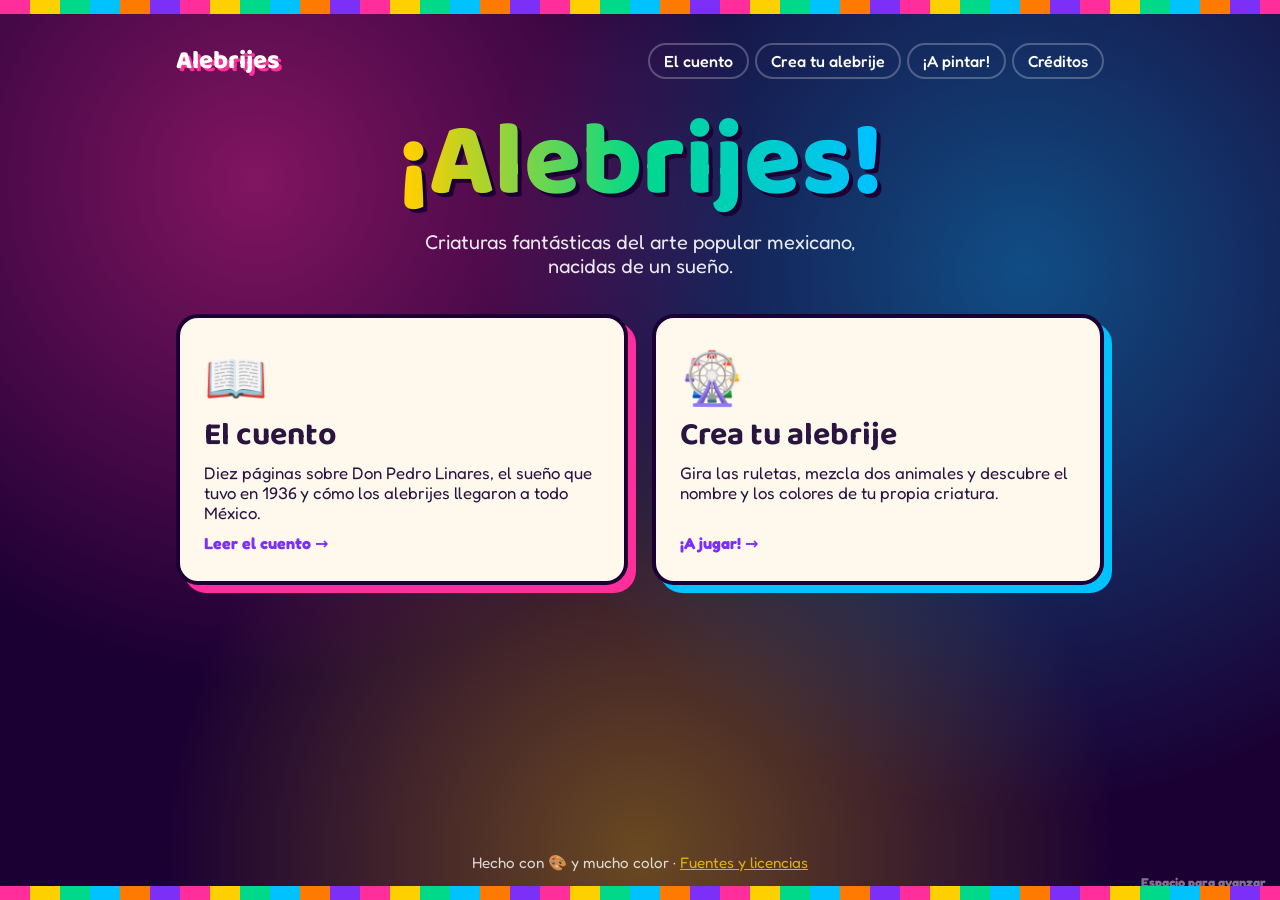
<file: index.html>
<!DOCTYPE html>
<html lang="es">
<head>
  <meta charset="UTF-8" />
  <meta name="viewport" content="width=device-width, initial-scale=1.0" />
  <title>Alebrijes</title>
  <meta name="description" content="Descubre la historia de los alebrijes e inventa el tuyo mezclando animales." />
  <link rel="preconnect" href="https://fonts.googleapis.com" />
  <link rel="preconnect" href="https://fonts.gstatic.com" crossorigin />
  <link href="https://fonts.googleapis.com/css2?family=Fredoka:wght@400;500;700&family=Baloo+2:wght@600;800&display=swap" rel="stylesheet" />
  <link rel="icon" href="data:image/svg+xml,<svg xmlns=%22http://www.w3.org/2000/svg%22 viewBox=%220 0 100 100%22><text y=%22.9em%22 font-size=%2290%22>🐉</text></svg>" />
  <link rel="stylesheet" href="css/sitio.css?v=12" />
</head>
<body>
  <div class="wrap">
    <nav class="nav" aria-label="Principal">
      <a class="logo" href="index.html">Alebrijes</a>
      <ul>
        <li><a href="cuento.html">El cuento</a></li>
        <li><a href="crear.html">Crea tu alebrije</a></li>
        <li><a href="pintar.html">¡A pintar!</a></li>
        <li><a href="creditos.html">Créditos</a></li>
      </ul>
    </nav>

    <header class="hero">
      <h1>¡Alebrijes!</h1>
      <p>Criaturas fantásticas del arte popular mexicano, nacidas de un sueño.</p>
    </header>

    <main class="tarjetas">
      <a class="tarjeta" href="cuento.html" style="--c: var(--pink)">
        <span class="icono" aria-hidden="true">📖</span>
        <h2>El cuento</h2>
        <p>Diez páginas sobre Don Pedro Linares, el sueño que tuvo en 1936 y cómo los alebrijes llegaron a todo México.</p>
        <span class="ir">Leer el cuento →</span>
      </a>
      <a class="tarjeta" href="crear.html" style="--c: var(--blue)">
        <span class="icono" aria-hidden="true">🎡</span>
        <h2>Crea tu alebrije</h2>
        <p>Gira las ruletas, mezcla dos animales y descubre el nombre y los colores de tu propia criatura.</p>
        <span class="ir">¡A jugar! →</span>
      </a>
    </main>
  </div>
  <footer class="pie">Hecho con 🎨 y mucho color · <a href="creditos.html">Fuentes y licencias</a></footer>
  <p class="pista" aria-hidden="true">␣ Espacio para avanzar</p>
  <script type="module">
    import { alAvanzar, precargar } from "./js/presentacion.js?v=12";
    alAvanzar(() => { location.href = "cuento.html#1"; });
    // el cuento se descarga mientras se presenta la portada
    precargar([1, 2, 3, 4, 5, 6, 7, 9].map((n) => `assets/cuento/pagina-0${n}.png`)
      .concat(["assets/fotos/tallado-arrazola.jpg", "assets/fotos/alebrijes-monumentales.jpg"]));
  </script>
</body>
</html>
</file>
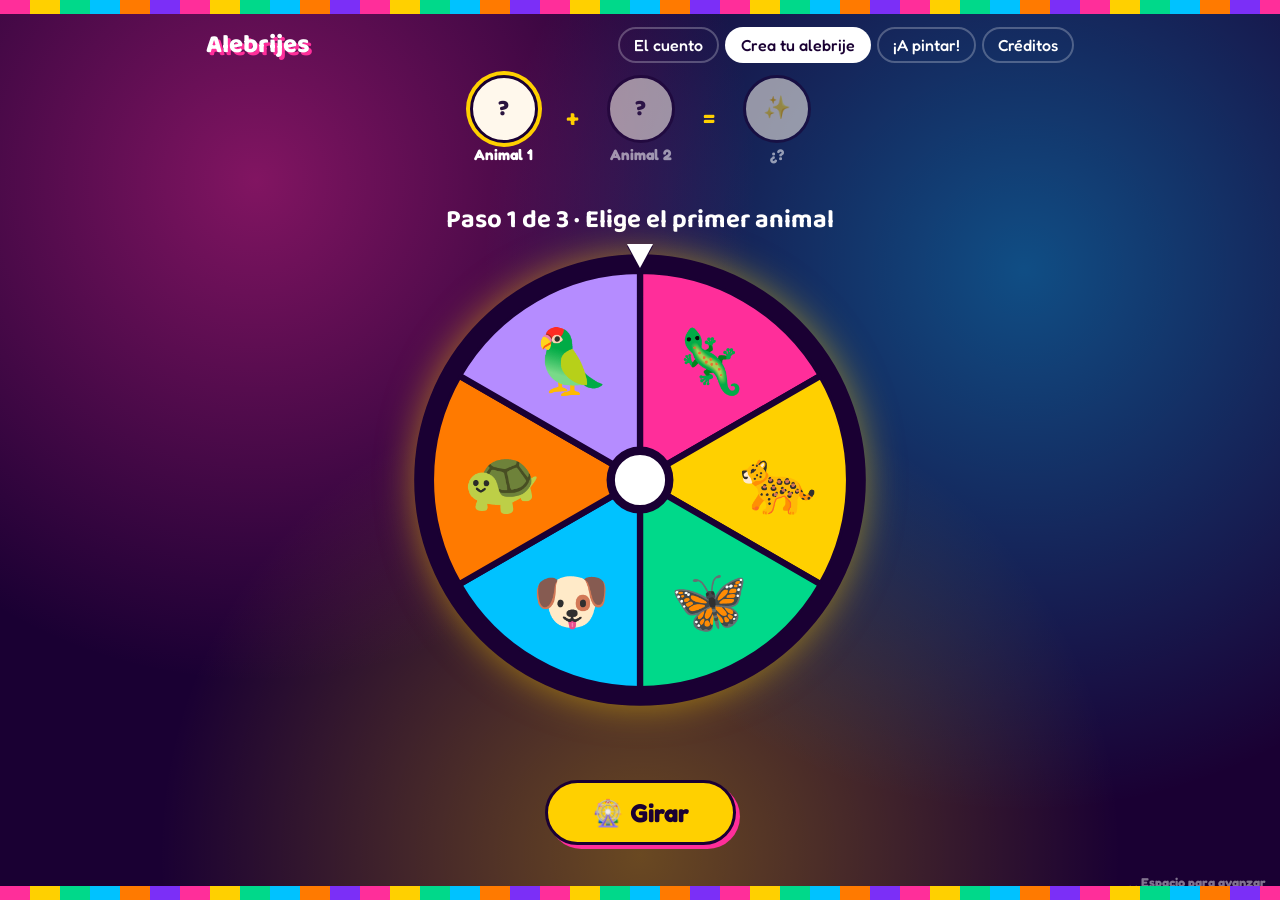
<file: crear.html>
<!DOCTYPE html>
<html lang="es">
<head>
  <meta charset="UTF-8" />
  <meta name="viewport" content="width=device-width, initial-scale=1.0" />
  <title>Crea tu alebrije · Alebrijes</title>
  <meta name="description" content="Gira las ruletas y mezcla dos animales para crear tu alebrije." />
  <link rel="preconnect" href="https://fonts.googleapis.com" />
  <link rel="preconnect" href="https://fonts.gstatic.com" crossorigin />
  <link href="https://fonts.googleapis.com/css2?family=Fredoka:wght@400;500;700&family=Baloo+2:wght@600;800&display=swap" rel="stylesheet" />
  <link rel="icon" href="data:image/svg+xml,<svg xmlns=%22http://www.w3.org/2000/svg%22 viewBox=%220 0 100 100%22><text y=%22.9em%22 font-size=%2290%22>🐉</text></svg>" />
  <link rel="stylesheet" href="css/sitio.css?v=12" />
</head>
<body class="juego">
  <div class="wrap">
    <nav class="nav" aria-label="Principal">
      <a class="logo" href="index.html">Alebrijes</a>
      <ul>
        <li><a href="cuento.html">El cuento</a></li>
        <li><a href="crear.html" aria-current="page">Crea tu alebrije</a></li>
        <li><a href="pintar.html">¡A pintar!</a></li>
        <li><a href="creditos.html">Créditos</a></li>
      </ul>
    </nav>

    <ol class="progreso" aria-label="Tu alebrije hasta ahora">
      <li class="ficha" id="ficha-a"><span class="ficha-img">?</span><span class="ficha-txt">Animal 1</span></li>
      <li class="signo" aria-hidden="true">+</li>
      <li class="ficha" id="ficha-b"><span class="ficha-img">?</span><span class="ficha-txt">Animal 2</span></li>
      <li class="signo" aria-hidden="true">=</li>
      <li class="ficha" id="ficha-nombre"><span class="ficha-img">✨</span><span class="ficha-txt">¿?</span></li>
    </ol>

    <main class="escenario" id="escenario">
      <h2 class="titulo-paso" id="titulo-paso"></h2>
      <div class="ruedas">
        <div class="ruleta" id="ruleta-a"><div class="medalla" id="medalla-a" hidden><img alt="" /></div></div>
        <span class="signo-duo" aria-hidden="true">+</span>
        <div class="ruleta" id="ruleta-b" hidden><div class="medalla" id="medalla-b" hidden><img alt="" /></div></div>
        <div class="ruleta" id="ruleta-color" hidden></div>
      </div>
      <p class="nombre-revelado" id="nombre-revelado" aria-live="polite" hidden></p>
      <p class="ruleta-elegido" id="elegido" aria-live="polite"></p>
      <button class="btn grande" id="accion" type="button"></button>
    </main>
  </div>

  <dialog class="pop" id="pop-alebrije" aria-labelledby="alebrije-titulo">
    <div class="pop-tarjeta">
      <div class="picado" aria-hidden="true"></div>
      <h2 class="pop-nombre chico" id="alebrije-titulo"></h2>
      <canvas class="lienzo" id="lienzo-mezcla" width="1024" height="1024" role="img"></canvas>
      <div class="acciones">
        <button class="btn grande" id="otra-vez" type="button">🔄 Hacer otro alebrije</button>
        <button class="btn secundario" id="descargar" type="button">⬇️ Guardar</button>
      </div>
    </div>
  </dialog>

  <p class="pista" aria-hidden="true">␣ Espacio para avanzar</p>
  <canvas class="confeti" id="confeti" aria-hidden="true"></canvas>

  <script type="module" src="js/crear.js?v=12"></script>
</body>
</html>
</file>
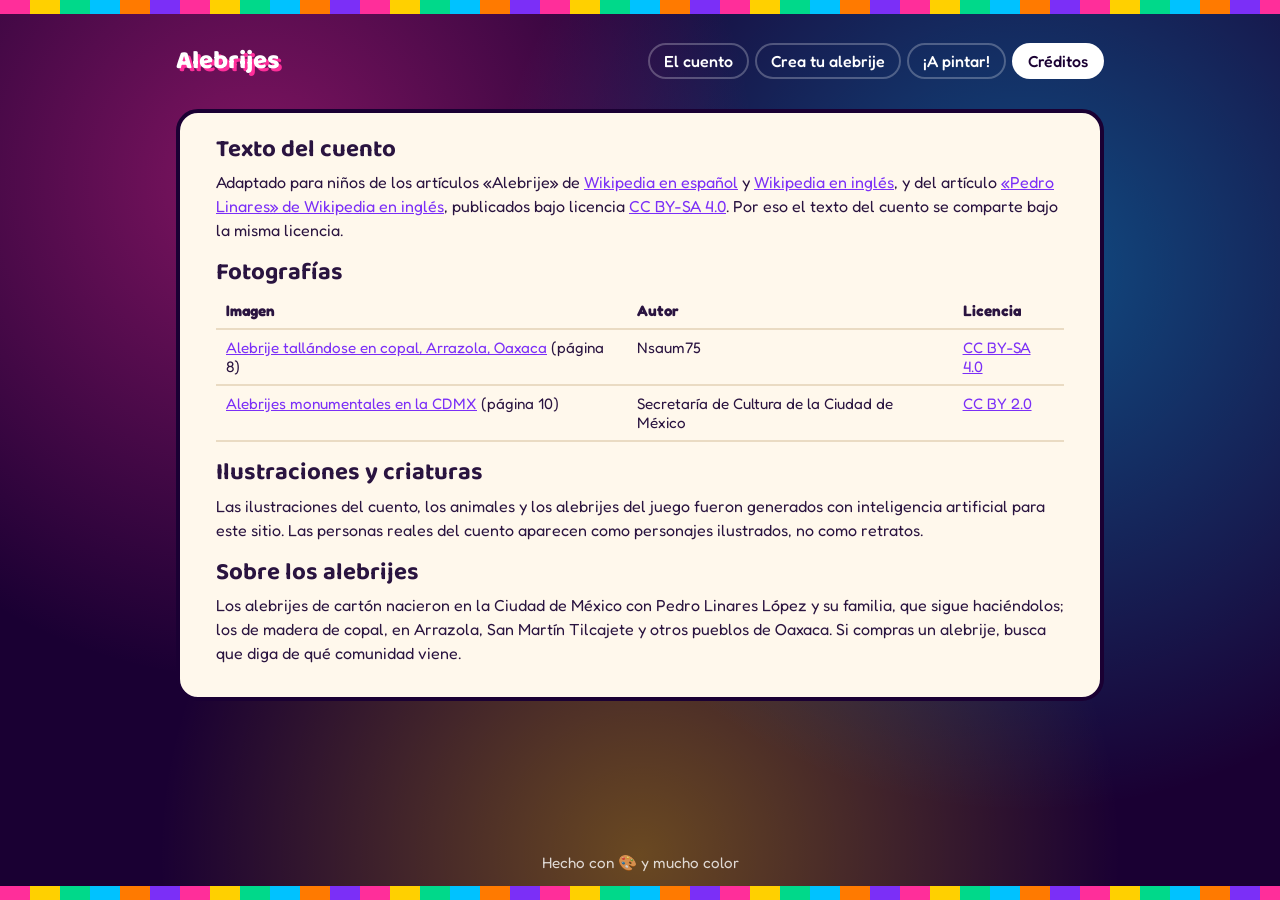
<file: creditos.html>
<!DOCTYPE html>
<html lang="es">
<head>
  <meta charset="UTF-8" />
  <meta name="viewport" content="width=device-width, initial-scale=1.0" />
  <title>Créditos · Alebrijes</title>
  <meta name="description" content="Fuentes, imágenes y licencias del sitio Alebrijes." />
  <link rel="preconnect" href="https://fonts.googleapis.com" />
  <link rel="preconnect" href="https://fonts.gstatic.com" crossorigin />
  <link href="https://fonts.googleapis.com/css2?family=Fredoka:wght@400;500;700&family=Baloo+2:wght@600;800&display=swap" rel="stylesheet" />
  <link rel="icon" href="data:image/svg+xml,<svg xmlns=%22http://www.w3.org/2000/svg%22 viewBox=%220 0 100 100%22><text y=%22.9em%22 font-size=%2290%22>🐉</text></svg>" />
  <link rel="stylesheet" href="css/sitio.css?v=12" />
</head>
<body>
  <div class="wrap">
    <nav class="nav" aria-label="Principal">
      <a class="logo" href="index.html">Alebrijes</a>
      <ul>
        <li><a href="cuento.html">El cuento</a></li>
        <li><a href="crear.html">Crea tu alebrije</a></li>
        <li><a href="pintar.html">¡A pintar!</a></li>
        <li><a href="creditos.html" aria-current="page">Créditos</a></li>
      </ul>
    </nav>

    <main class="creditos">
      <h2>Texto del cuento</h2>
      <p>
        Adaptado para niños de los artículos «Alebrije» de
        <a href="https://es.wikipedia.org/wiki/Alebrije">Wikipedia en español</a> y
        <a href="https://en.wikipedia.org/wiki/Alebrije">Wikipedia en inglés</a>, y del artículo
        <a href="https://en.wikipedia.org/wiki/Pedro_Linares">«Pedro Linares» de Wikipedia en inglés</a>,
        publicados bajo licencia <a href="https://creativecommons.org/licenses/by-sa/4.0/deed.es">CC BY-SA 4.0</a>.
        Por eso el texto del cuento se comparte bajo la misma licencia.
      </p>

      <h2>Fotografías</h2>
      <table>
        <thead><tr><th>Imagen</th><th>Autor</th><th>Licencia</th></tr></thead>
        <tbody>
          <tr>
            <td><a href="https://commons.wikimedia.org/wiki/File:Alebrije_Carving_in_Arrazola.jpg">Alebrije tallándose en copal, Arrazola, Oaxaca</a> (página 8)</td>
            <td>Nsaum75</td>
            <td><a href="https://creativecommons.org/licenses/by-sa/4.0/deed.es">CC BY-SA 4.0</a></td>
          </tr>
          <tr>
            <td><a href="https://commons.wikimedia.org/wiki/File:Alebrijes_monumentales_en_la_CDMX.jpg">Alebrijes monumentales en la CDMX</a> (página 10)</td>
            <td>Secretaría de Cultura de la Ciudad de México</td>
            <td><a href="https://creativecommons.org/licenses/by/2.0/deed.es">CC BY 2.0</a></td>
          </tr>
        </tbody>
      </table>

      <h2>Ilustraciones y criaturas</h2>
      <p>
        Las ilustraciones del cuento, los animales y los alebrijes del juego fueron generados con inteligencia artificial
        para este sitio. Las personas reales del cuento aparecen como personajes ilustrados, no como retratos.
      </p>

      <h2>Sobre los alebrijes</h2>
      <p>
        Los alebrijes de cartón nacieron en la Ciudad de México con Pedro Linares López y su familia, que sigue
        haciéndolos; los de madera de copal, en Arrazola, San Martín Tilcajete y otros pueblos de Oaxaca.
        Si compras un alebrije, busca que diga de qué comunidad viene.
      </p>
    </main>
  </div>
  <footer class="pie">Hecho con 🎨 y mucho color</footer>
</body>
</html>
</file>
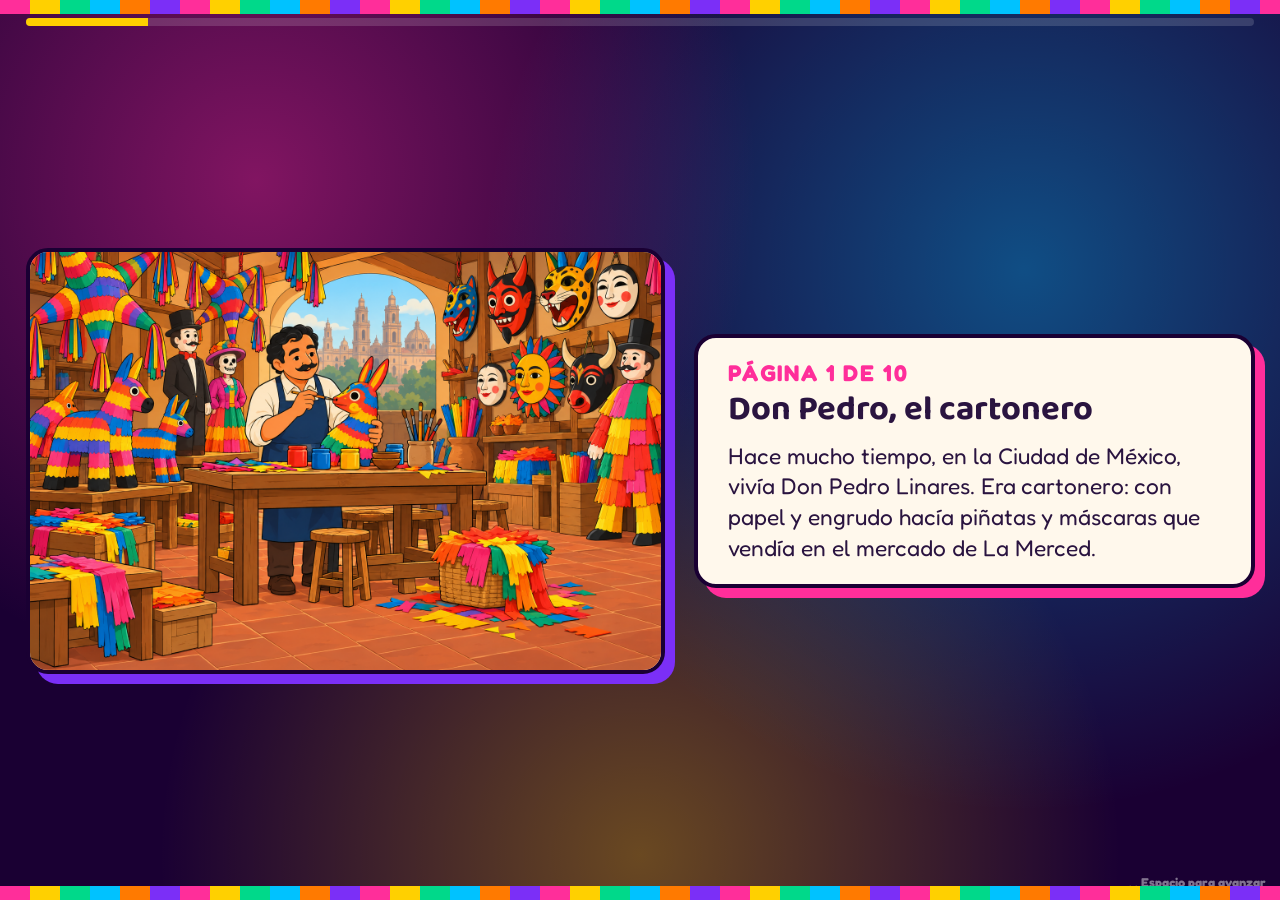
<file: cuento.html>
<!DOCTYPE html>
<html lang="es">
<head>
  <meta charset="UTF-8" />
  <meta name="viewport" content="width=device-width, initial-scale=1.0" />
  <title>El cuento · Alebrijes</title>
  <meta name="description" content="La historia de los alebrijes contada en diez páginas." />
  <link rel="preconnect" href="https://fonts.googleapis.com" />
  <link rel="preconnect" href="https://fonts.gstatic.com" crossorigin />
  <link href="https://fonts.googleapis.com/css2?family=Fredoka:wght@400;500;700&family=Baloo+2:wght@600;800&display=swap" rel="stylesheet" />
  <link rel="icon" href="data:image/svg+xml,<svg xmlns=%22http://www.w3.org/2000/svg%22 viewBox=%220 0 100 100%22><text y=%22.9em%22 font-size=%2290%22>🐉</text></svg>" />
  <link rel="stylesheet" href="css/sitio.css?v=12" />
</head>
<body class="cuento">
  <main class="escena">
    <div class="avance" role="progressbar" aria-label="Página del cuento" aria-valuemin="1" aria-valuemax="10"><span id="avance"></span></div>
    <article class="libro" id="libro" aria-live="polite"></article>
  </main>
  <p class="pista" aria-hidden="true">␣ Espacio para avanzar</p>
  <script type="module" src="js/cuento.js?v=12"></script>
</body>
</html>
</file>
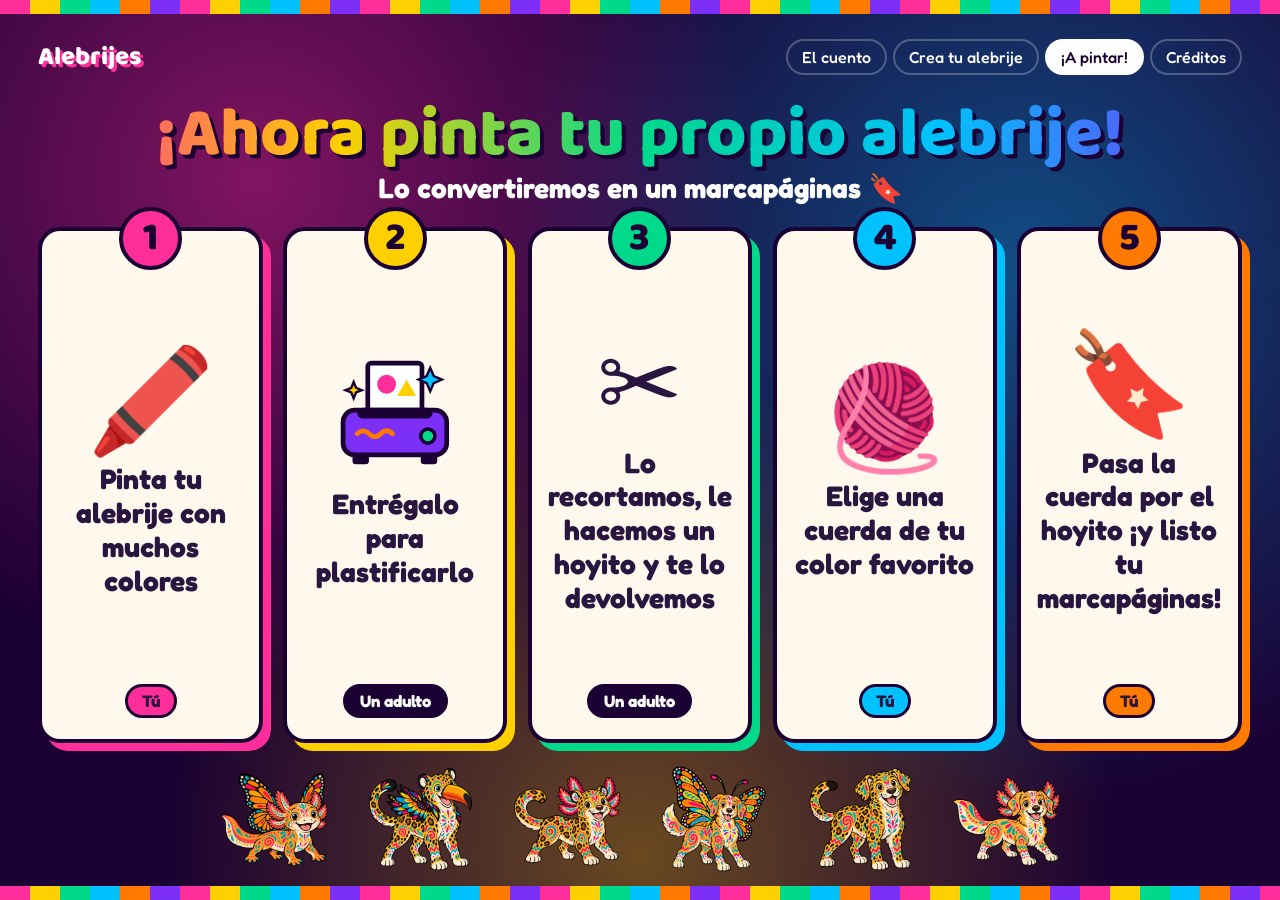
<file: pintar.html>
<!DOCTYPE html>
<html lang="es">
<head>
  <meta charset="UTF-8" />
  <meta name="viewport" content="width=device-width, initial-scale=1.0" />
  <title>¡A pintar! · Alebrijes</title>
  <meta name="description" content="Pinta tu propio alebrije y conviértelo en un marcapáginas." />
  <link rel="preconnect" href="https://fonts.googleapis.com" />
  <link rel="preconnect" href="https://fonts.gstatic.com" crossorigin />
  <link href="https://fonts.googleapis.com/css2?family=Fredoka:wght@400;500;700&family=Baloo+2:wght@600;800&display=swap" rel="stylesheet" />
  <link rel="icon" href="data:image/svg+xml,<svg xmlns=%22http://www.w3.org/2000/svg%22 viewBox=%220 0 100 100%22><text y=%22.9em%22 font-size=%2290%22>🐉</text></svg>" />
  <link rel="stylesheet" href="css/sitio.css?v=12" />
</head>
<body class="taller">
  <div class="wrap">
    <nav class="nav" aria-label="Principal">
      <a class="logo" href="index.html">Alebrijes</a>
      <ul>
        <li><a href="cuento.html">El cuento</a></li>
        <li><a href="crear.html">Crea tu alebrije</a></li>
        <li><a href="pintar.html" aria-current="page">¡A pintar!</a></li>
        <li><a href="creditos.html">Créditos</a></li>
      </ul>
    </nav>

    <header class="taller-titulo">
      <h1>¡Ahora pinta tu propio alebrije!</h1>
      <p>Lo convertiremos en un marcapáginas 🔖</p>
    </header>

    <ol class="pasos">
      <li class="paso" style="--c: var(--pink)">
        <span class="paso-num">1</span>
        <span class="paso-icono" aria-hidden="true">🖍️</span>
        <p>Pinta tu alebrije con muchos colores</p>
        <span class="quien">Tú</span>
      </li>
      <li class="paso" style="--c: var(--yellow)">
        <span class="paso-num">2</span>
        <span class="paso-icono" aria-hidden="true">
          <!-- plastificadora: la hoja entra por la ranura y sale brillante -->
          <svg viewBox="0 0 100 100">
            <rect x="27" y="6" width="46" height="46" rx="3" fill="#fff" stroke="#1a0033" stroke-width="4" />
            <circle cx="43" cy="24" r="8" fill="#ff2e9a" />
            <path d="M52 34 l8 -14 l8 14 z" fill="#ffd000" />
            <path d="M80 10 l3 7 l7 3 l-7 3 l-3 7 l-3 -7 l-7 -3 l7 -3 z" fill="#00c2ff" stroke="#1a0033" stroke-width="2" />
            <path d="M15 22 l2 5 l5 2 l-5 2 l-2 5 l-2 -5 l-5 -2 l5 -2 z" fill="#ffd000" stroke="#1a0033" stroke-width="2" />
            <rect x="6" y="46" width="88" height="38" rx="10" fill="#7b2ff7" stroke="#1a0033" stroke-width="4" />
            <rect x="18" y="44" width="64" height="9" rx="4.5" fill="#1a0033" />
            <path d="M18 66 q5 -5 10 0 t10 0 t10 0" fill="none" stroke="#ff7a00" stroke-width="4" stroke-linecap="round" />
            <circle cx="78" cy="68" r="6" fill="#00d98a" stroke="#1a0033" stroke-width="3" />
            <rect x="14" y="84" width="14" height="8" rx="3" fill="#1a0033" />
            <rect x="72" y="84" width="14" height="8" rx="3" fill="#1a0033" />
          </svg>
        </span>
        <p>Entrégalo para plastificarlo</p>
        <span class="quien adulto">Un adulto</span>
      </li>
      <li class="paso" style="--c: var(--green)">
        <span class="paso-num">3</span>
        <span class="paso-icono" aria-hidden="true">✂️</span>
        <p>Lo recortamos, le hacemos un hoyito y te lo devolvemos</p>
        <span class="quien adulto">Un adulto</span>
      </li>
      <li class="paso" style="--c: var(--blue)">
        <span class="paso-num">4</span>
        <span class="paso-icono" aria-hidden="true">🧶</span>
        <p>Elige una cuerda de tu color favorito</p>
        <span class="quien">Tú</span>
      </li>
      <li class="paso" style="--c: var(--orange)">
        <span class="paso-num">5</span>
        <span class="paso-icono" aria-hidden="true">🔖</span>
        <p>Pasa la cuerda por el hoyito ¡y listo tu marcapáginas!</p>
        <span class="quien">Tú</span>
      </li>
    </ol>

    <div class="desfile" id="desfile" aria-hidden="true"></div>
  </div>

  <script type="module">
    import { alAvanzar } from "./js/presentacion.js?v=12";
    // pantalla fija: el espacio no hace nada, ← vuelve al juego
    alAvanzar(() => {}, () => { location.href = "crear.html"; });

    // queda puesta toda la actividad: que el computador no apague la pantalla
    let candado = null;
    async function mantenerEncendida() {
      try { candado = await navigator.wakeLock?.request("screen"); } catch { /* sin permiso o sin soporte */ }
    }
    const reintentar = () => { if (!candado || candado.released) mantenerEncendida(); };
    document.addEventListener("visibilitychange", () => { if (document.visibilityState === "visible") reintentar(); });
    // algunos navegadores lo piden tras una tecla o un clic
    addEventListener("keydown", reintentar);
    addEventListener("pointerdown", reintentar);
    mantenerEncendida();

    // seis alebrijes distintos al azar, de las mezclas del juego
    const { animales } = await fetch("assets/manifest.json").then((r) => r.json());
    const parejas = animales.flatMap((a, i) => animales.slice(i + 1).map((b) => [a.slug, b.slug].sort().join("-")));
    for (let i = parejas.length - 1; i > 0; i--) {
      const j = Math.floor(Math.random() * (i + 1));
      [parejas[i], parejas[j]] = [parejas[j], parejas[i]];
    }
    for (const pareja of parejas.slice(0, 6)) {
      const img = new Image();
      img.alt = "";
      img.src = `assets/mezclas/${pareja}.png`;
      document.getElementById("desfile").append(img);
    }
  </script>
</body>
</html>
</file>
<file: css/sitio.css>
:root {
  --pink: #ff2e9a;
  --purple: #7b2ff7;
  --blue: #00c2ff;
  --green: #00d98a;
  --yellow: #ffd000;
  --orange: #ff7a00;
  --ink: #1a0033;
  --paper: #fff8ec;
  --paper-ink: #2a1440;
  --radius: 22px;
}

* { box-sizing: border-box; margin: 0; padding: 0; }

body {
  min-height: 100vh;
  font-family: "Fredoka", system-ui, sans-serif;
  color: #fff;
  background:
    radial-gradient(circle at 20% 20%, rgba(255, 46, 154, 0.45), transparent 40%),
    radial-gradient(circle at 80% 30%, rgba(0, 194, 255, 0.4), transparent 45%),
    radial-gradient(circle at 50% 95%, rgba(255, 208, 0, 0.35), transparent 45%),
    var(--ink);
  background-attachment: fixed;
  overflow-x: hidden;
  display: flex;
  flex-direction: column;
}

/* Cenefa zigzag de colores arriba y abajo */
body::before,
body::after {
  content: "";
  position: fixed;
  left: 0;
  width: 100%;
  height: 14px;
  background: repeating-linear-gradient(
    90deg,
    var(--pink) 0 30px, var(--yellow) 30px 60px, var(--green) 60px 90px,
    var(--blue) 90px 120px, var(--orange) 120px 150px, var(--purple) 150px 180px
  );
  z-index: 10;
}
body::before { top: 0; }
body::after { bottom: 0; }

h1, h2, h3 { font-family: "Baloo 2", "Fredoka", sans-serif; line-height: 1.05; }

a { color: var(--yellow); }

.wrap {
  width: 100%;
  max-width: 960px;
  margin: 0 auto;
  padding: 40px 16px 48px;
  flex: 1;
}

/* Navegación */
.nav {
  display: flex;
  flex-wrap: wrap;
  gap: 8px 16px;
  align-items: center;
  justify-content: space-between;
  margin-bottom: 28px;
}
.nav .logo {
  font-family: "Baloo 2", sans-serif;
  font-weight: 800;
  font-size: 1.6rem;
  color: #fff;
  text-decoration: none;
  text-shadow: 3px 3px 0 var(--pink);
}
.nav ul { list-style: none; display: flex; flex-wrap: wrap; gap: 6px; }
.nav li a {
  display: inline-block;
  padding: 6px 14px;
  border-radius: 999px;
  color: #fff;
  text-decoration: none;
  font-weight: 500;
  border: 2px solid rgba(255, 255, 255, 0.25);
}
.nav li a:hover, .nav li a[aria-current="page"] { background: #fff; color: var(--ink); }

/* Botones */
.btn {
  display: inline-flex;
  align-items: center;
  justify-content: center;
  gap: 8px;
  font: 700 1.1rem "Fredoka", sans-serif;
  padding: 12px 24px;
  border-radius: 999px;
  border: 3px solid var(--ink);
  background: var(--yellow);
  color: var(--ink);
  text-decoration: none;
  cursor: pointer;
  box-shadow: 4px 4px 0 var(--pink);
  transition: transform 0.12s ease, box-shadow 0.12s ease;
}
.btn:hover { transform: translate(-2px, -2px); box-shadow: 6px 6px 0 var(--pink); }
.btn:active { transform: translate(2px, 2px); box-shadow: 1px 1px 0 var(--pink); }
.btn:disabled { opacity: 0.4; cursor: not-allowed; transform: none; box-shadow: 4px 4px 0 var(--pink); }
.btn.secundario { background: #fff; box-shadow: 4px 4px 0 var(--blue); }
.btn:focus-visible, .nav a:focus-visible { outline: 3px solid var(--green); outline-offset: 3px; }

/* Portada */
.hero { text-align: center; margin: 12px 0 36px; }
.hero h1 {
  font-size: clamp(3rem, 12vw, 6.5rem);
  font-weight: 800;
  background: linear-gradient(90deg, var(--pink), var(--yellow), var(--green), var(--blue), var(--purple));
  -webkit-background-clip: text;
  background-clip: text;
  color: transparent;
  filter: drop-shadow(4px 4px 0 var(--ink));
}
.hero p { font-size: 1.25rem; max-width: 36ch; margin: 12px auto 0; opacity: 0.9; }

.tarjetas { display: grid; grid-template-columns: repeat(auto-fit, minmax(260px, 1fr)); gap: 24px; }
.tarjeta {
  display: flex;
  flex-direction: column;
  gap: 10px;
  padding: 28px 24px;
  border-radius: var(--radius);
  background: var(--paper);
  color: var(--paper-ink);
  text-decoration: none;
  border: 4px solid var(--ink);
  box-shadow: 8px 8px 0 var(--c, var(--pink));
  transition: transform 0.15s ease, box-shadow 0.15s ease;
}
.tarjeta:hover { transform: translate(-3px, -3px) rotate(-0.6deg); box-shadow: 11px 11px 0 var(--c, var(--pink)); }
.tarjeta .icono { font-size: 3.2rem; }
.tarjeta h2 { font-size: 2rem; }
.tarjeta p { font-size: 1.05rem; }
.tarjeta .ir { margin-top: auto; font-weight: 700; color: var(--purple); }

.pie { text-align: center; padding: 8px 16px 28px; font-size: 0.95rem; opacity: 0.8; }

/* Marcador para imágenes que todavía no existen */
.pendiente {
  display: grid;
  place-items: center;
  text-align: center;
  color: var(--paper-ink);
  font-weight: 700;
  background:
    radial-gradient(circle, rgba(255, 255, 255, 0.55) 18%, transparent 19%) 0 0 / 28px 28px,
    linear-gradient(135deg, var(--yellow), var(--pink) 50%, var(--blue));
}
.pendiente span { background: var(--paper); padding: 8px 16px; border-radius: 999px; border: 3px solid var(--ink); }

/* Cuento: la imagen manda, todo en una pantalla */
body.cuento { height: 100dvh; overflow: hidden; }
.escena { height: 100%; display: flex; flex-direction: column; gap: clamp(8px, 1.6dvh, 16px); padding: clamp(10px, 2dvh, 22px) clamp(10px, 2vw, 26px); }
.avance { flex: none; height: 8px; border-radius: 999px; background: rgba(255, 255, 255, 0.15); overflow: hidden; }
.avance span { display: block; height: 100%; background: var(--yellow); transition: width 0.4s ease; }
/* contenedor de tamaño: las medidas de adentro (cqw/cqh) son relativas al espacio libre */
.libro { flex: 1; min-height: 0; container-type: size; }
.pagina { height: 100%; display: flex; flex-direction: column; align-items: center; justify-content: center; gap: 2.4cqh; }
.libro .lamina {
  position: relative;
  flex: none;
  /* apilado: imagen arriba (40% del alto), texto abajo */
  width: min(100cqw - 14px, 58cqh);
  aspect-ratio: 3 / 2;
  background: #f1e4cf;
  border-radius: var(--radius);
  border: 4px solid var(--ink);
  box-shadow: 10px 10px 0 var(--purple);
  overflow: hidden;
}
.libro .lamina img, .libro .lamina .pendiente { width: 100%; height: 100%; object-fit: cover; display: block; }
.libro .lamina.foto img { object-fit: contain; background: var(--ink); }
.libro .credito {
  position: absolute;
  right: 8px;
  bottom: 8px;
  max-width: 80%;
  font-size: 0.75rem;
  padding: 3px 10px;
  border-radius: 999px;
  background: rgba(26, 0, 51, 0.75);
  color: #fff;
}
.libro .texto {
  flex: 1 1 auto;
  min-height: 0;
  width: min(100cqw - 14px, 58cqh);
  overflow: auto;
  padding: clamp(10px, 2.4cqh, 30px) clamp(14px, 2.4cqw, 34px);
  background: var(--paper);
  color: var(--paper-ink);
  border-radius: var(--radius);
  border: 4px solid var(--ink);
  box-shadow: 10px 10px 0 var(--pink);
}
.libro .num { font-weight: 700; color: var(--pink); letter-spacing: 0.08em; text-transform: uppercase; font-size: clamp(0.75rem, 1.8cqh, 1.1rem); }
.libro h2 { font-size: clamp(1.3rem, min(4.4cqh, 4.4cqw), 3rem); line-height: 1.1; margin: 2px 0 0.35em; }
.libro .texto p { font-size: clamp(1rem, min(2.6cqh, 3.4cqw), 2rem); line-height: 1.35; }
.libro .texto p + p { margin-top: 0.55em; }

/* Pantalla ancha (proyector 16:9 o 4:3): imagen a la izquierda, texto a la derecha */
@container (min-aspect-ratio: 5 / 4) {
  .pagina { flex-direction: row; gap: 2.4cqw; }
  /* imagen y texto mitad y mitad */
  .libro .lamina { width: min(150cqh - 21px, 52cqw); }
  .libro .texto { flex: 1 1 0; width: auto; max-height: calc(100% - 14px); }
  .libro h2 { font-size: clamp(1.3rem, min(5cqh, 2.8cqw), 3.4rem); }
  .libro .texto p { font-size: clamp(1rem, min(3.3cqh, 1.85cqw), 2.3rem); }
}

.entrar { animation: entrar 0.45s ease both; }
@keyframes entrar { from { opacity: 0; transform: translateY(14px) rotate(-0.5deg); } }

/* Creador: una ruleta a la vez, todo en una pantalla */
body.juego { height: 100dvh; overflow: hidden; }
body.juego .wrap { height: 100%; display: flex; flex-direction: column; padding: 24px 16px 20px; max-width: 900px; }
body.juego .nav { margin-bottom: 10px; }

.progreso {
  list-style: none;
  display: flex;
  align-items: center;
  justify-content: center;
  gap: clamp(4px, 2vw, 14px);
  margin-bottom: 8px;
}
.progreso .signo { font: 800 1.5rem "Baloo 2", sans-serif; color: var(--yellow); }
.ficha { display: flex; flex-direction: column; align-items: center; gap: 2px; width: clamp(64px, 18vw, 96px); opacity: 0.55; transition: opacity 0.3s ease; }
.ficha.actual, .ficha:has(img) { opacity: 1; }
.ficha-img {
  display: grid;
  place-items: center;
  width: clamp(48px, 13vw, 68px);
  aspect-ratio: 1;
  border-radius: 50%;
  background: var(--paper);
  color: var(--paper-ink);
  border: 3px solid var(--ink);
  font: 800 1.4rem "Baloo 2", sans-serif;
  overflow: hidden;
}
.ficha.actual .ficha-img { box-shadow: 0 0 0 4px var(--yellow); }
.ficha-img img { width: 70%; height: 70%; object-fit: contain; animation: aparece 0.5s cubic-bezier(0.3, 1.6, 0.5, 1) both; }
.ficha-txt { font-weight: 700; font-size: clamp(0.75rem, 2.4vw, 0.95rem); text-align: center; white-space: nowrap; }

.escenario {
  flex: 1;
  min-height: 0;
  display: flex;
  flex-direction: column;
  align-items: center;
  justify-content: center;
  gap: clamp(8px, 1.8dvh, 16px);
}
.titulo-paso { font-size: clamp(1.15rem, 3.2dvh, 1.6rem); text-align: center; }

.ruleta {
  position: relative;
  /* deja lugar para progreso, título, nombre y botón */
  width: min(80vw, 100dvh - 380px, 460px);
  min-width: 150px;
  aspect-ratio: 1;
  border-radius: 50%;
  cursor: pointer;
  animation: entra-ruleta 0.5s cubic-bezier(0.3, 1.4, 0.5, 1) both;
}
.ruleta[hidden] { display: none; }

.ruedas { display: flex; align-items: center; justify-content: center; gap: clamp(6px, 2vw, 18px); }
.signo-duo { display: none; font: 800 clamp(1.8rem, 6dvh, 3rem) "Baloo 2", sans-serif; color: var(--yellow); }
/* Revelación del nombre: las dos ruedas lado a lado, con sus animales, y el nombre debajo */
.escenario.duo { position: relative; z-index: 6; }
.escenario.duo .signo-duo { display: block; }
.escenario.duo .ruleta { width: min(40vw, 100dvh - 400px, 300px); min-width: 110px; cursor: default; }
.escenario.duo .ruleta::after { display: none; }
.escenario.duo .ruleta-elegido { display: none; }
.nombre-revelado {
  /* --letras lo pone crear.js: cuanto más largo el nombre, más chica la letra, siempre en una línea */
  font: 800 clamp(1.8rem, min(10dvh, 180vw / var(--letras, 12)), 5rem) / 1.05 "Baloo 2", sans-serif;
  color: var(--yellow);
  text-shadow: 4px 4px 0 var(--pink);
  text-align: center;
  white-space: nowrap;
  animation: pop 0.55s cubic-bezier(0.3, 1.5, 0.5, 1) both;
}
.nombre-revelado[hidden] { display: none; }
@keyframes entra-ruleta { from { transform: scale(0.4) rotate(-90deg); opacity: 0; } }
.ruleta svg { width: 100%; height: 100%; display: block; transition: transform 3.2s cubic-bezier(0.17, 0.85, 0.25, 1); filter: drop-shadow(0 0 18px rgba(255, 208, 0, 0.5)); }
.ruleta::after {
  /* flecha indicadora arriba */
  content: "";
  position: absolute;
  top: -6px;
  left: 50%;
  transform: translateX(-50%);
  border: 13px solid transparent;
  border-top: 24px solid #fff;
  filter: drop-shadow(0 2px 0 var(--ink));
}

.medalla {
  position: absolute;
  z-index: 1;
  inset: 12%;
  display: grid;
  place-items: center;
  border-radius: 50%;
  background: var(--paper);
  border: 5px solid var(--ink);
  box-shadow: 0 0 0 5px var(--yellow);
}
/* la imagen va dentro del círculo y no lleva border-radius: un <img> redondeado recorta su
   contenido a un círculo del tamaño interior (sin el padding) y cortaba colas y cabezas */
.medalla img { width: 74%; height: 74%; object-fit: contain; }
.medalla[hidden] { display: none; }
.medalla.aparece { animation: aparece 0.6s cubic-bezier(0.3, 1.6, 0.5, 1) both; }
@keyframes aparece { from { transform: scale(0) rotate(-30deg); } }

.ruleta-elegido { font: 800 clamp(1.3rem, 3.6dvh, 1.8rem) "Baloo 2", sans-serif; min-height: 1.3em; text-align: center; color: var(--yellow); }

.btn.grande { font-size: clamp(1.2rem, 3.2dvh, 1.6rem); padding: 14px 44px; }

/* Pop-ups */
.pop {
  margin: auto;
  border: 0;
  padding: 0;
  background: transparent;
  max-width: min(92vw, 640px);
  max-height: 94dvh;
  overflow: visible;
}
.pop::backdrop { background: rgba(26, 0, 51, 0.78); }
.pop-tarjeta {
  position: relative;
  z-index: 6;
  display: flex;
  flex-direction: column;
  align-items: center;
  gap: 10px;
  text-align: center;
  padding: 0 clamp(20px, 5vw, 48px) 26px;
  border-radius: var(--radius);
  border: 5px solid var(--ink);
  background: var(--paper);
  color: var(--paper-ink);
  box-shadow: 10px 10px 0 var(--pink);
  overflow: hidden;
  animation: pop 0.55s cubic-bezier(0.3, 1.5, 0.5, 1) both;
}
@keyframes pop { from { transform: scale(0.3) rotate(-8deg); opacity: 0; } }
.picado {
  /* tira de papel picado */
  align-self: stretch;
  margin: 0 calc(-1 * clamp(20px, 5vw, 48px)) 6px;
  height: 46px;
  background:
    radial-gradient(circle at 50% 40%, var(--paper) 22%, transparent 23%) 0 0 / 46px 46px,
    repeating-linear-gradient(90deg, var(--pink) 0 46px, var(--yellow) 46px 92px, var(--green) 92px 138px, var(--blue) 138px 184px, var(--orange) 184px 230px, var(--purple) 230px 276px);
  -webkit-mask: conic-gradient(from 135deg at 50% 100%, transparent 90deg, #000 0) 0 0 / 23px 100%;
  mask: conic-gradient(from 135deg at 50% 100%, transparent 90deg, #000 0) 0 0 / 23px 100%;
}
.pop-nombre {
  font-size: clamp(3rem, 13vw, 5.5rem);
  font-weight: 800;
  color: var(--purple);
  text-shadow: 4px 4px 0 var(--yellow);
  word-break: break-word;
}
.pop-nombre.chico { font-size: clamp(2rem, 7dvh, 3.4rem); }
.pop .lienzo {
  width: min(78vw, 58dvh, 520px);
  height: auto;
  aspect-ratio: 1;
  border-radius: 16px;
  background: var(--paper);
}
.acciones { display: flex; flex-wrap: wrap; justify-content: center; gap: 12px; }
.pop .btn.grande { white-space: nowrap; padding: 12px clamp(18px, 5vw, 36px); font-size: clamp(1.05rem, 4.6vw, 1.45rem); }
.confeti { position: fixed; inset: 0; width: 100vw; height: 100vh; pointer-events: none; z-index: 5; }

@media (max-height: 560px) {
  body.juego .nav,
  body.juego:has(.escenario.duo) .progreso { display: none; }
}

.oculto { display: none !important; }

/* Aviso discreto del modo presentación */
.pista { position: fixed; right: 14px; bottom: 10px; z-index: 4; margin: 0; font-size: 0.8rem; font-weight: 700; opacity: 0.45; pointer-events: none; }

/* Créditos */
.creditos { background: var(--paper); color: var(--paper-ink); border-radius: var(--radius); border: 4px solid var(--ink); padding: 24px clamp(16px, 4vw, 36px); }
.creditos h2 { margin: 18px 0 8px; font-size: 1.5rem; }
.creditos h2:first-child { margin-top: 0; }
.creditos a { color: var(--purple); }
.creditos table { width: 100%; border-collapse: collapse; font-size: 0.95rem; }
.creditos th, .creditos td { text-align: left; padding: 8px 10px; border-bottom: 2px solid #eadbc3; vertical-align: top; }
.creditos p { line-height: 1.5; margin-bottom: 8px; }

@media (max-width: 640px) {
  .creditos table, .creditos tbody, .creditos tr, .creditos td, .creditos th { display: block; }
  .creditos thead { display: none; }
  .creditos tr { padding: 8px 0; border-bottom: 2px solid #eadbc3; }
  .creditos td { border: 0; padding: 2px 0; }
}

/* Taller: pantalla fija con los pasos para pintar el marcapáginas */
body.taller { height: 100dvh; overflow: hidden; }
body.taller .wrap { height: 100%; max-width: none; display: flex; flex-direction: column; gap: clamp(10px, 2.4dvh, 28px); padding: clamp(24px, 4dvh, 44px) clamp(16px, 3vw, 48px) clamp(20px, 3dvh, 36px); }
body.taller .nav { margin-bottom: 0; }
.taller-titulo { text-align: center; }
.taller-titulo h1 {
  font-size: clamp(2rem, min(9dvh, 5.4vw), 6rem);
  font-weight: 800;
  background: linear-gradient(90deg, var(--pink), var(--yellow), var(--green), var(--blue), var(--purple));
  -webkit-background-clip: text;
  background-clip: text;
  color: transparent;
  filter: drop-shadow(4px 4px 0 var(--ink));
}
.taller-titulo p { font-size: clamp(1.1rem, min(3.6dvh, 2.2vw), 2.4rem); font-weight: 700; }
.pasos { list-style: none; flex: 1; min-height: 0; display: grid; grid-template-columns: repeat(5, 1fr); gap: clamp(10px, 1.6vw, 28px); }
.paso {
  position: relative;
  display: flex;
  flex-direction: column;
  align-items: center;
  justify-content: center;
  gap: clamp(6px, 1.6dvh, 18px);
  padding: clamp(28px, 5dvh, 56px) clamp(10px, 1.2vw, 22px) clamp(12px, 2.4dvh, 28px);
  text-align: center;
  border-radius: var(--radius);
  background: var(--paper);
  color: var(--paper-ink);
  border: 4px solid var(--ink);
  box-shadow: 8px 8px 0 var(--c);
}
.paso-num {
  position: absolute;
  top: clamp(-26px, -2.6dvh, -16px);
  display: grid;
  place-items: center;
  width: clamp(40px, 7dvh, 72px);
  aspect-ratio: 1;
  border-radius: 50%;
  background: var(--c);
  color: var(--ink);
  border: 4px solid var(--ink);
  font: 800 clamp(1.4rem, 4.4dvh, 2.6rem) / 1 "Baloo 2", sans-serif;
}
.paso-icono { margin-top: auto; font-size: clamp(2.6rem, min(18dvh, 8vw), 12rem); line-height: 1; }
.paso-icono svg { display: block; width: 1.15em; height: 1.15em; }
.paso p { font-size: clamp(1rem, min(4.4dvh, 2.2vw), 2.8rem); font-weight: 700; line-height: 1.2; }
.quien { margin-top: auto; padding: 4px 14px; border-radius: 999px; background: var(--c); border: 3px solid var(--ink); font-weight: 700; font-size: clamp(0.9rem, min(2.6dvh, 1.3vw), 1.6rem); }
.quien.adulto { background: var(--ink); color: #fff; }
.desfile { display: flex; justify-content: center; gap: clamp(8px, 3vw, 48px); }
.desfile img { height: clamp(48px, 12dvh, 150px); width: auto; animation: flotar 2.4s ease-in-out infinite alternate; }
.desfile img:nth-child(even) { animation-delay: -1.2s; }
@keyframes flotar { from { transform: translateY(6%) rotate(-4deg); } to { transform: translateY(-6%) rotate(4deg); } }

/* Vertical (celular): los pasos se apilan y la página hace scroll */
@media (max-aspect-ratio: 1 / 1) {
  body.taller { height: auto; overflow: visible; }
  body.taller .wrap { height: auto; }
  .pasos { grid-template-columns: 1fr; row-gap: 36px; }
  .paso p { font-size: 1.2rem; }
  .paso-icono { font-size: 3.4rem; }
  .taller-titulo h1 { font-size: 2.4rem; }
}

@media (prefers-reduced-motion: reduce) {
  *, *::before, *::after { animation-duration: 0.01ms !important; animation-iteration-count: 1 !important; }
  .ruleta svg { transition-duration: 0.3s; }
}
</file>
